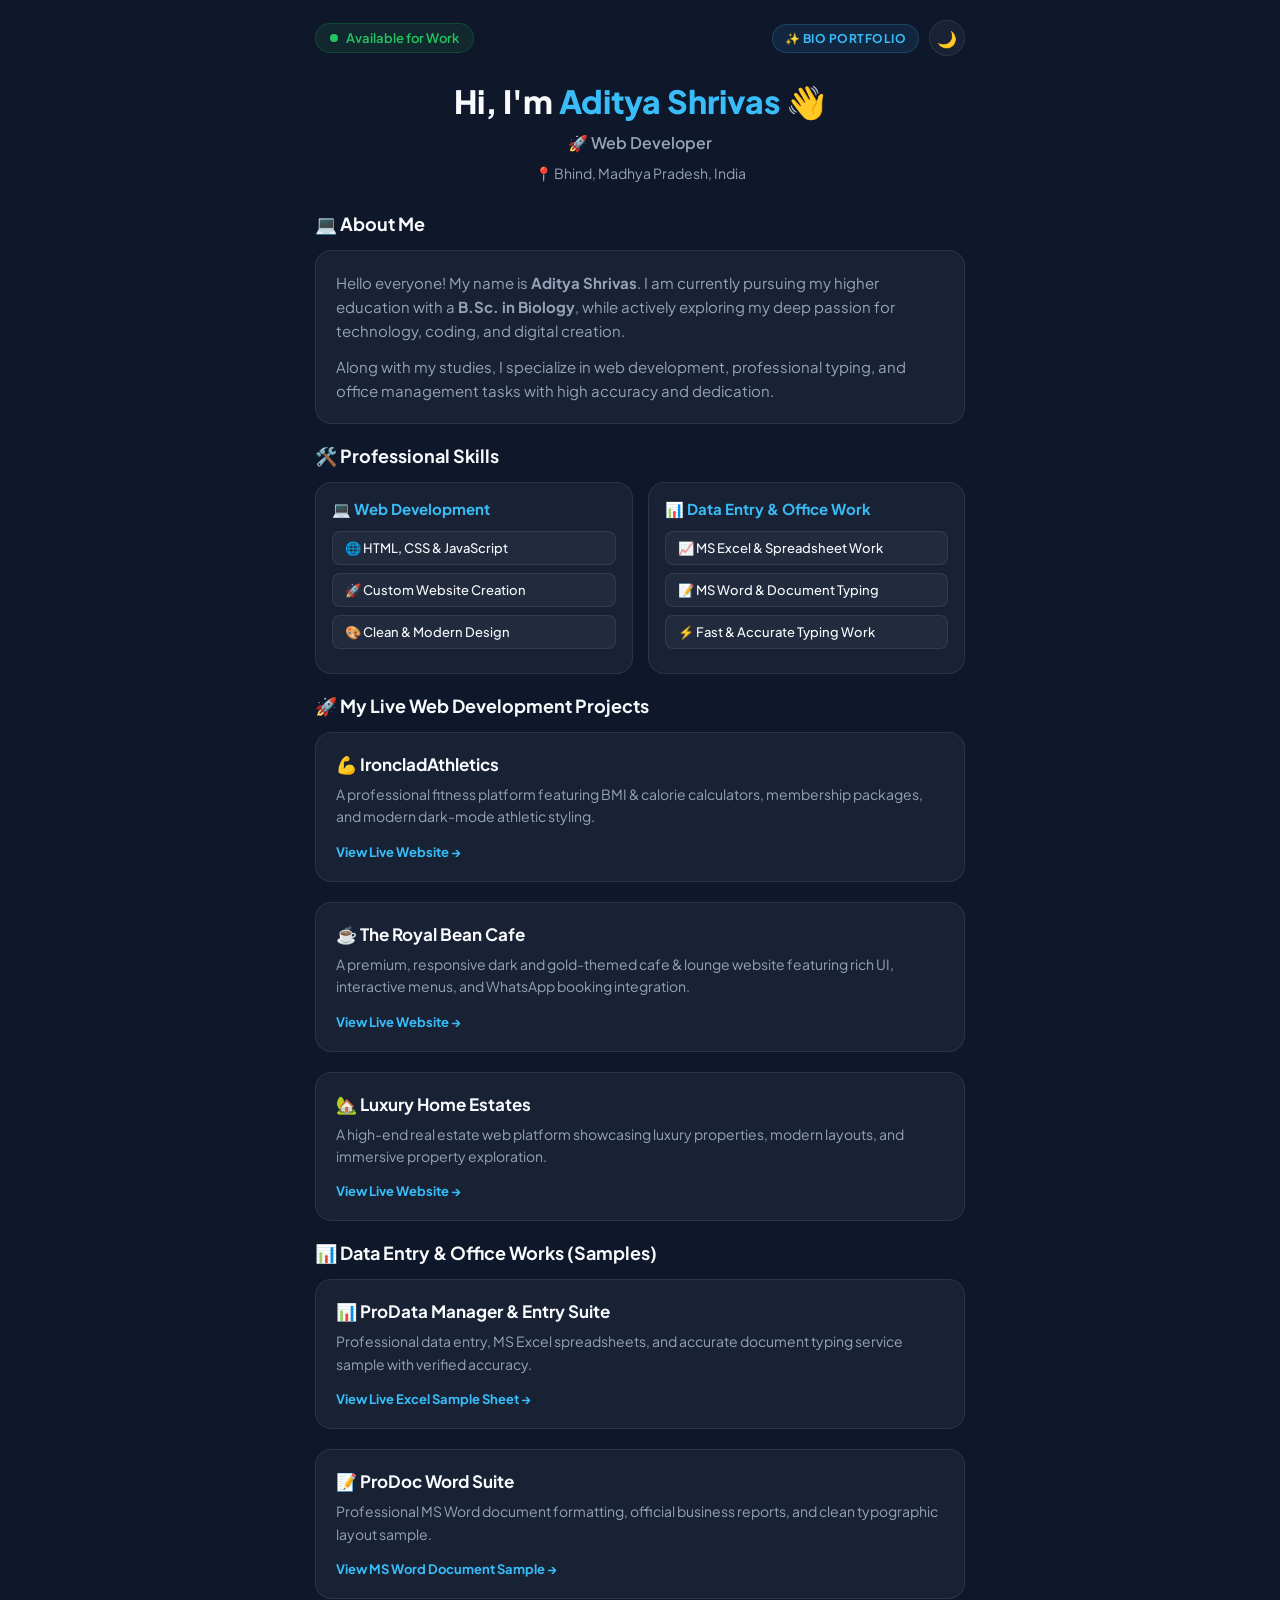
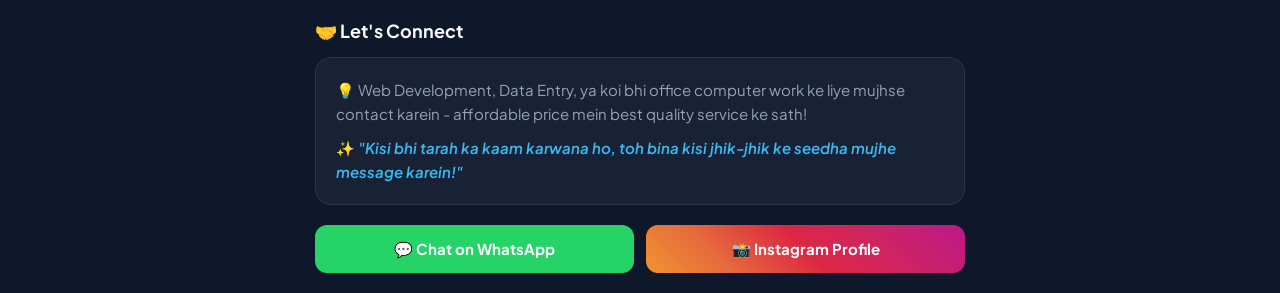
<file: MyCoding/index.html>
<!DOCTYPE html>
<html lang="en" data-theme="dark">
<head>
    <meta charset="UTF-8">
    <meta name="viewport" content="width=device-width, initial-scale=1.0">
    <title>Aditya Shrivas | Elite Web Developer & Bio Portfolio</title>
    <!-- Google Fonts -->
    <link href="https://fonts.googleapis.com/css2?family=Plus+Jakarta+Sans:wght@300;400;500;600;700;800&display=swap" rel="stylesheet">
    <!-- Link External CSS -->
    <link rel="stylesheet" href="style.css">
</head>
<body>

    <main class="portfolio-container">
        
        <div class="status-header reveal-on-scroll">
            <div class="live-badge">
                <div class="pulse-dot"></div>
                Available for Work
            </div>
            <div class="header-controls">
                <div class="portfolio-badge">✨ BIO PORTFOLIO</div>
                <button class="theme-toggle-btn" id="themeToggleBtn" onclick="toggleTheme()">🌙</button>
            </div>
        </div>

        <section class="hero-section reveal-on-scroll">
            <h1>Hi, I'm <span class="highlight-name">Aditya Shrivas</span> <span class="wave-emoji">👋</span></h1>
            <div class="subtitle" id="typingEffect"></div>
            <div class="location-tag">
                📍 Bhind, Madhya Pradesh, India
            </div>
        </section>

        <section class="about-section">
            <h2 class="reveal-on-scroll">💻 About Me</h2>
            
            <div class="custom-card reveal-on-scroll">
                <p>
                    Hello everyone! My name is <strong>Aditya Shrivas</strong>. I am currently pursuing my higher education with a <strong>B.Sc. in Biology</strong>, while actively exploring my deep passion for technology, coding, and digital creation.
                </p>
                <p style="margin-top: 12px;">
                    Along with my studies, I specialize in web development, professional typing, and office management tasks with high accuracy and dedication.
                </p>
            </div>
        </section>

        <!-- DUAL COLUMN PROFESSIONAL SKILLS SECTION -->
        <section class="skills-section">
            <h2 class="reveal-on-scroll">🛠️ Professional Skills</h2>

            <div class="skills-container-grid">
                <!-- Left Side: Web Development Skills -->
                <div class="skill-category-box reveal-on-scroll">
                    <h3>💻 Web Development</h3>
                    <div class="category-skill-item">🌐 HTML, CSS & JavaScript</div>
                    <div class="category-skill-item">🚀 Custom Website Creation</div>
                    <div class="category-skill-item">🎨 Clean & Modern Design</div>
                </div>

                <!-- Right Side: Data Entry & Office Skills -->
                <div class="skill-category-box reveal-on-scroll">
                    <h3>📊 Data Entry & Office Work</h3>
                    <div class="category-skill-item">📈 MS Excel & Spreadsheet Work</div>
                    <div class="category-skill-item">📝 MS Word & Document Typing</div>
                    <div class="category-skill-item">⚡ Fast & Accurate Typing Work</div>
                </div>
            </div>
        </section>

        <!-- SEPARATE SECTION 1: WEB DEVELOPMENT PROJECTS -->
        <section class="projects-section">
            <h2 class="reveal-on-scroll">🚀 My Live Web Development Projects</h2>

            <!-- Project 1 -->
            <div class="custom-card project-card reveal-on-scroll" onclick="openWebModal('💪 IroncladAthletics', 'A professional fitness platform featuring BMI & calorie calculators, membership packages, and modern dark-mode athletic styling.', 'https://ironclad-gym-bhopal.netlify.app')">
                <h3>💪 IroncladAthletics</h3>
                <p>A professional fitness platform featuring BMI & calorie calculators, membership packages, and modern dark-mode athletic styling.</p>
                <span class="project-link">View Live Website &rarr;</span>
            </div>

            <!-- Project 2 -->
            <div class="custom-card project-card reveal-on-scroll" onclick="openWebModal('☕ The Royal Bean Cafe', 'A premium, responsive dark and gold-themed cafe & lounge website featuring rich UI, interactive menus, and WhatsApp booking integration.', 'https://royal-bean-cafe.vercel.app')">
                <h3>☕ The Royal Bean Cafe</h3>
                <p>A premium, responsive dark and gold-themed cafe & lounge website featuring rich UI, interactive menus, and WhatsApp booking integration.</p>
                <span class="project-link">View Live Website &rarr;</span>
            </div>

            <!-- Project 3 -->
            <div class="custom-card project-card reveal-on-scroll" onclick="openWebModal('🏡 Luxury Home Estates', 'A high-end real estate web platform showcasing luxury properties, modern layouts, and immersive property exploration.', 'https://luxuryhome-estates-five.vercel.app')">
                <h3>🏡 Luxury Home Estates</h3>
                <p>A high-end real estate web platform showcasing luxury properties, modern layouts, and immersive property exploration.</p>
                <span class="project-link">View Live Website &rarr;</span>
            </div>
        </section>

        <!-- SEPARATE SECTION 2: DATA ENTRY & OFFICE WORKS -->
        <section class="projects-section">
            <h2 class="reveal-on-scroll">📊 Data Entry & Office Works (Samples)</h2>

            <!-- Data Entry Project Sample -->
            <div class="custom-card project-card reveal-on-scroll" onclick="openDataEntryModal()">
                <h3>📊 ProData Manager & Entry Suite</h3>
                <p>Professional data entry, MS Excel spreadsheets, and accurate document typing service sample with verified accuracy.</p>
                <span class="project-link">View Live Excel Sample Sheet &rarr;</span>
            </div>

            <!-- MS Word Project Sample -->
            <div class="custom-card project-card reveal-on-scroll" onclick="openWordModal()">
                <h3>📝 ProDoc Word Suite</h3>
                <p>Professional MS Word document formatting, official business reports, and clean typographic layout sample.</p>
                <span class="project-link">View MS Word Document Sample &rarr;</span>
            </div>
        </section>

        <section class="connect-section">
            <h2 class="reveal-on-scroll">🤝 Let's Connect</h2>

            <div class="custom-card reveal-on-scroll">
                <p>💡 Web Development, Data Entry, ya koi bhi office computer work ke liye mujhse contact karein - affordable price mein best quality service ke sath!</p>
                <p style="margin-top: 10px; color: var(--primary); font-weight: 600;">
                    ✨ <i>"Kisi bhi tarah ka kaam karwana ho, toh bina kisi jhik-jhik ke seedha mujhe message karein!"</i>
                </p>
            </div>

            <div class="action-buttons reveal-on-scroll">
                <a href="https://wa.me/919243266485" target="_blank" class="cta-btn whatsapp-btn">
                    💬 Chat on WhatsApp
                </a>
                <a href="https://instagram.com/mr_aadi_singh_.002" target="_blank" class="cta-btn instagram-btn">
                    📸 Instagram Profile
                </a>
            </div>
        </section>

    </main>

    <!-- Modal Popup Box -->
    <div class="modal" id="projectModal" onclick="closeModalOutside(event)">
        <div class="modal-content">
            <button class="close-btn" onclick="closeModal()">&times;</button>
            <div id="modalBodyContent">
                <!-- Dynamic Content Will Load Here -->
            </div>
        </div>
    </div>

    <!-- Link External JS -->
    <script src="script.js"></script>
</body>
</html>
</file>
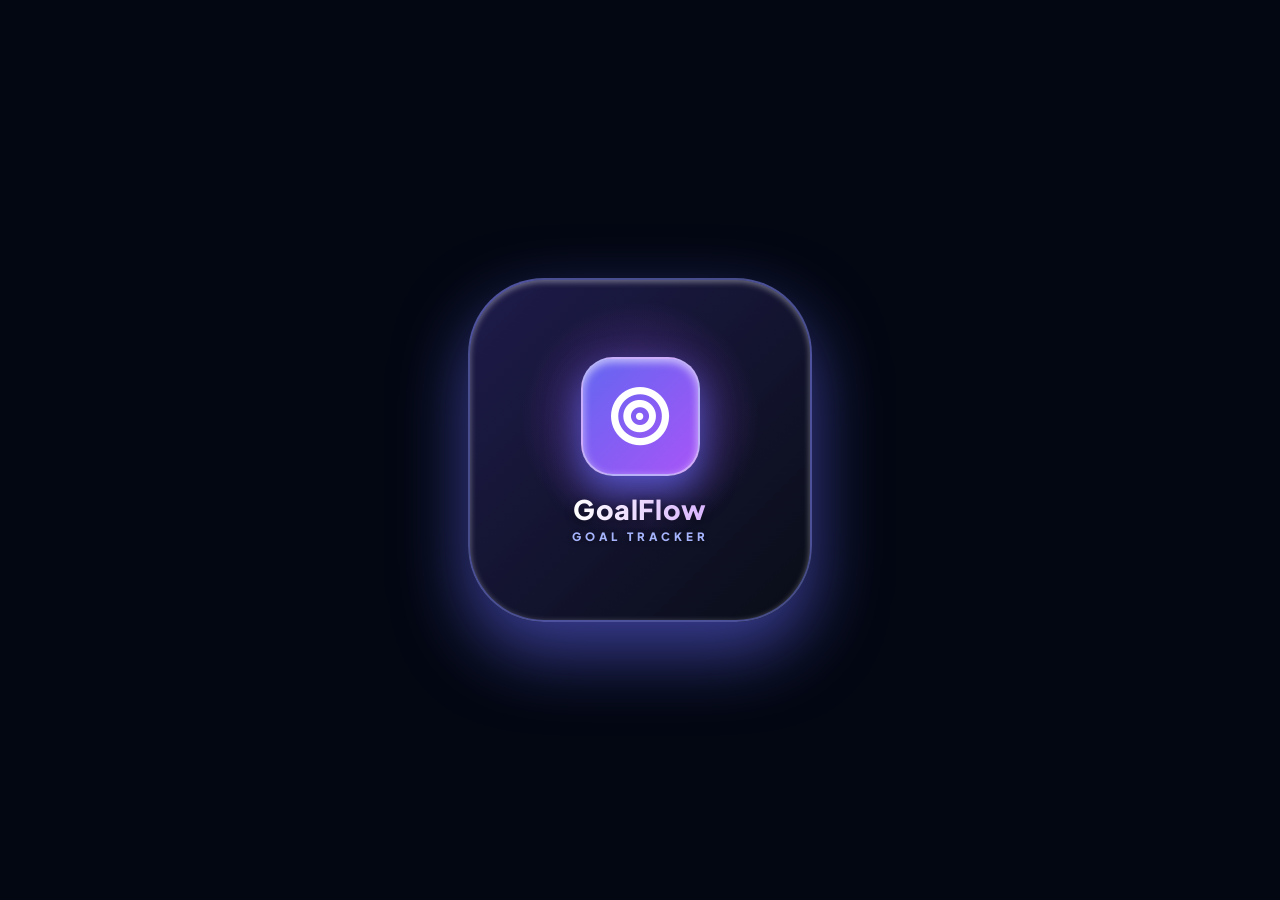
<file: MyCoding/logo.html>
<!DOCTYPE html>
<html lang="en">
<head>
    <meta charset="UTF-8">
    <meta name="viewport" content="width=device-width, initial-scale=1.0">
    <title>GoalFlow Pro - Ultimate Play Store Icon</title>
    <link rel="stylesheet" href="https://cdnjs.cloudflare.com/ajax/libs/font-awesome/6.4.0/css/all.min.css">
    <link href="https://fonts.googleapis.com/css2?family=Plus+Jakarta+Sans:wght@700;800;900&display=swap" rel="stylesheet">
    <style>
        body {
            background: #030712;
            display: flex;
            justify-content: center;
            align-items: center;
            height: 100vh;
            margin: 0;
        }
        /* Ultimate Play Store App Icon Container */
        .playstore-icon {
            width: 340px;
            height: 340px;
            background: linear-gradient(135deg, #1e1b4b 0%, #090d16 100%);
            border-radius: 76px;
            display: flex;
            flex-direction: column;
            justify-content: center;
            align-items: center;
            box-shadow: 0 30px 70px rgba(99, 102, 241, 0.6), inset 0 2px 6px rgba(255, 255, 255, 0.4);
            border: 2px solid rgba(129, 140, 248, 0.5);
            position: relative;
            overflow: hidden;
        }
        
        /* Vibrant background glow */
        .playstore-icon::before {
            content: '';
            position: absolute;
            width: 240px;
            height: 240px;
            background: radial-gradient(circle, rgba(168, 85, 247, 0.4) 0%, transparent 70%);
            top: 20px;
        }

        .icon-content {
            position: relative;
            z-index: 2;
            display: flex;
            flex-direction: column;
            align-items: center;
        }

        /* Large, prominent, stunning center box with Dart/Target Icon */
        .icon-symbol {
            width: 115px;
            height: 115px;
            background: linear-gradient(135deg, #6366f1 0%, #a855f7 100%);
            border-radius: 32px;
            display: flex;
            justify-content: center;
            align-items: center;
            font-size: 58px;
            color: #ffffff;
            box-shadow: 0 15px 35px rgba(99, 102, 241, 0.7), inset 0 3px 8px rgba(255, 255, 255, 0.6);
            border: 2.5px solid rgba(255, 255, 255, 0.5);
            margin-bottom: 16px;
        }

        .app-title {
            font-family: 'Plus Jakarta Sans', sans-serif;
            font-size: 27px;
            font-weight: 900;
            background: linear-gradient(to right, #ffffff, #d8b4fe);
            -webkit-background-clip: text;
            -webkit-text-fill-color: transparent;
            letter-spacing: 0.6px;
            margin-bottom: 3px;
            filter: drop-shadow(0 2px 4px rgba(0,0,0,0.5));
        }

        .app-tagline {
            font-family: 'Plus Jakarta Sans', sans-serif;
            font-size: 11.5px;
            font-weight: 800;
            color: #a5b4fc;
            letter-spacing: 4px;
            text-transform: uppercase;
            filter: drop-shadow(0 1px 2px rgba(0,0,0,0.5));
        }
    </style>
</head>
<body>

    <div class="playstore-icon">
        <div class="icon-content">
            <div class="icon-symbol">
                <!-- Bullseye with Dart Hit Icon -->
                <i class="fa-solid fa-bullseye"></i>
            </div>
            <div class="app-title">GoalFlow</div>
            <div class="app-tagline">Goal Tracker</div>
        </div>
    </div>

</body>
</html>
</file>
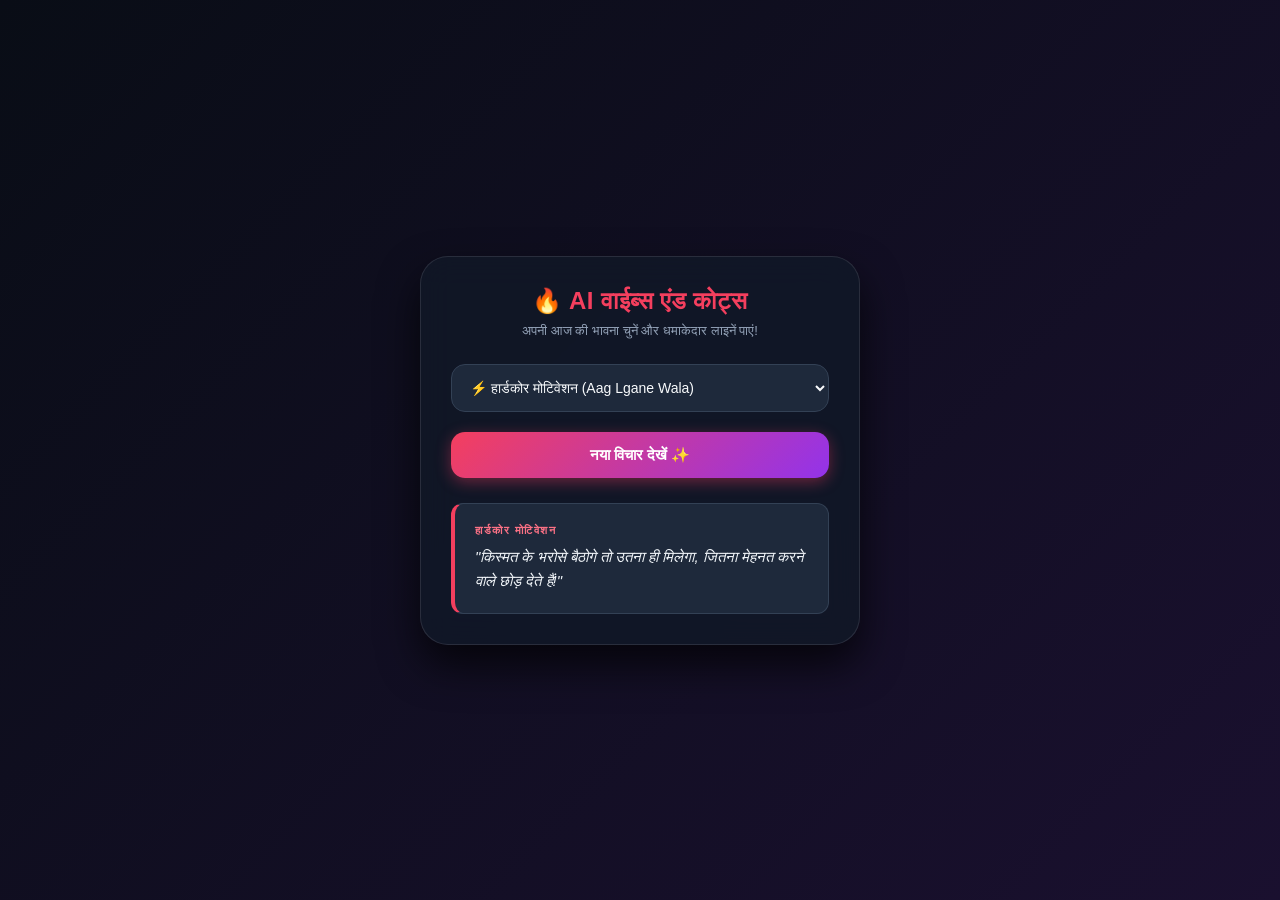
<file: MyCoding/mood.html>
<!DOCTYPE html>
<html lang="hi">
<head>
    <meta charset="UTF-8">
    <meta name="viewport" content="width=device-width, initial-scale=1.0">
    <title>AI मूड और पावरफुल कोट्स</title>
    <style>
        * {
            box-sizing: border-box;
            margin: 0;
            padding: 0;
            font-family: 'Segoe UI', Tahoma, Geneva, Verdana, sans-serif;
        }

        body {
            background: linear-gradient(135deg, #090d16, #1a102f);
            color: #ffffff;
            display: flex;
            justify-content: center;
            align-items: center;
            min-height: 100vh;
            padding: 20px;
        }

        .card {
            width: 100%;
            max-width: 440px;
            background: rgba(17, 24, 39, 0.85);
            backdrop-filter: blur(16px);
            border: 1px solid rgba(255, 255, 255, 0.1);
            border-radius: 28px;
            padding: 30px;
            text-align: center;
            box-shadow: 0 20px 40px rgba(0, 0, 0, 0.7);
        }

        h2 {
            color: #f43f5e;
            margin-bottom: 8px;
            font-size: 24px;
            letter-spacing: 0.5px;
        }

        p.subtitle {
            font-size: 13px;
            color: #94a3b8;
            margin-bottom: 25px;
        }

        .mood-selector {
            width: 100%;
            background: #1e293b;
            border: 1px solid #334155;
            color: #f8fafc;
            padding: 14px;
            border-radius: 14px;
            font-size: 14px;
            outline: none;
            margin-bottom: 20px;
            cursor: pointer;
            transition: 0.3s;
        }

        .mood-selector:focus {
            border-color: #f43f5e;
            box-shadow: 0 0 10px rgba(244, 63, 94, 0.3);
        }

        .generate-btn {
            background: linear-gradient(135deg, #f43f5e, #9333ea);
            border: none;
            width: 100%;
            padding: 14px;
            border-radius: 14px;
            color: white;
            font-size: 15px;
            font-weight: bold;
            cursor: pointer;
            transition: 0.3s;
            margin-bottom: 25px;
            box-shadow: 0 4px 15px rgba(244, 63, 94, 0.4);
        }

        .generate-btn:hover {
            opacity: 0.95;
            transform: translateY(-2px);
            box-shadow: 0 6px 20px rgba(244, 63, 94, 0.6);
        }

        .quote-box {
            background: #1e293b;
            border-left: 4px solid #f43f5e;
            padding: 20px;
            border-radius: 12px;
            text-align: left;
            position: relative;
            overflow: hidden;
            border-top: 1px solid #334155;
            border-right: 1px solid #334155;
            border-bottom: 1px solid #334155;
        }

        .quote-box h4 {
            font-size: 11px;
            color: #fb7185;
            margin-bottom: 8px;
            text-transform: uppercase;
            letter-spacing: 1.5px;
        }

        .quote-box p {
            font-size: 15px;
            color: #f1f5f9;
            line-height: 1.6;
            font-style: italic;
            transition: opacity 0.3s ease;
        }
    </style>
</head>
<body>

    <div class="card">
        <h2>🔥 AI वाईब्स एंड कोट्स</h2>
        <p class="subtitle">अपनी आज की भावना चुनें और धमाकेदार लाइनें पाएं!</p>

        <!-- New Updated Mood Dropdown -->
        <select class="mood-selector" id="moodSelect">
            <option value="hardcore">⚡ हार्डकोर मोटिवेशन (Aag Lgane Wala)</option>
            <option value="gym">💪 जिम और बल्किंग जोश (Gym & Bulking)</option>
            <option value="attitude">😎 स्वैग और एटीट्यूड (Attitude & Swag)</option>
            <option value="deep">🥀 अकेलापन और गहराई (Deep & Heartbreak)</option>
            <option value="success">👑 अमीर और सक्सेस माइंडसेट (Success Mindset)</option>
            <option value="happy">✨ चिल और पॉजिटिव मूड (Happy & Chill)</option>
        </select>

        <button class="generate-btn" id="getQuoteBtn">नया विचार देखें ✨</button>

        <!-- Quote Display Box -->
        <div class="quote-box" id="quoteBox">
            <h4 id="quoteCategory">हार्डकोर मोटिवेशन</h4>
            <p id="quoteText">"किस्मत के भरोसे बैठोगे तो उतना ही मिलेगा, जितना मेहनत करने वाले छोड़ देते हैं!"</p>
        </div>
    </div>

    <script>
        // Hat ke aur damdaar quotes ki database
        const quotesData = {
            hardcore: {
                title: "⚡ हार्डकोर मोटिवेशन",
                quotes: [
                    "किस्मत के भरोसे बैठोगे तो उतना ही मिलेगा, जितना मेहनत करने वाले छोड़ देते हैं!",
                    "वक्त अगर बुरा है तो मेहनत इतनी करो कि वक्त को भी बदलना पड़ जाए।",
                    "सफलता रातों-रात नहीं मिलती, उसके पीछे सालों की खामोश मेहनत होती है।",
                    "अगर लोग आपकी पीठ पीछे बातें करते हैं, तो समझ लो कि आप उनसे दो कदम आगे चल रहे हो!"
                ]
            },
            gym: {
                title: "💪 जिम और बल्किंग जोश",
                quotes: [
                    "शरीर दर्द से बनता है, बहाने बनाने से नहीं! आज का वर्कआउट मिस मत करना।",
                    "लोहा उठाने से कतराओगे, तो जिंदगी में वजन कैसे उठा पाओगे?",
                    "डाइट साफ, नीयत साफ और इरादा मजबूत... फिर देखना बॉडी कैसे बनती है!",
                    "थक गया हूँ तो क्या हुआ, रुकना मेरा काम नहीं है!"
                ]
            },
            attitude: {
                title: "😎 स्वैग और एटीट्यूड",
                quotes: [
                    "हम अपनी पहचान खुद बनाते हैं, किसी की परछाई बनकर जीना हमारी फितरत नहीं।",
                    "अंदाज़ कुछ अलग रखते हैं, तभी तो लोग हमें देखकर जलते हैं।",
                    "शेर जब शांत बैठे, तो उसे कमज़ोर समझने की भूल मत करना!",
                    "दूसरों की नज़रों में खुद को साबित करने से बेहतर है, खुद की नज़रों में उठो।"
                ]
            },
            deep: {
                title: "🥀 अकेलापन और गहराई",
                quotes: [
                    "अक्सर अकेले रास्ते ही आपको आपकी असली ताकत से मिलवाते हैं।",
                    "भीड़ में चलना आसान होता है, लेकिन अकेले चलने वाले इतिहास रचते हैं।",
                    "दर्द इंसान को तोड़ता नहीं है, बल्कि अंदर से फौलाद बना देता है।",
                    "जो अपना था ही नहीं, उसके जाने का गम कैसा?"
                ]
            },
            success: {
                title: "👑 सक्सेस माइंडसेट",
                quotes: [
                    "सोच बड़ी रखो, रास्ते अपने आप बनते चले जाएंगे।",
                    "पैसे के पीछे भागोगे तो थक जाओगे, काबिल बनो पैसा तुम्हारे पीछे भागेगा।",
                    "सफल लोग काम अलग तरीके से नहीं करते, वे हर काम को अलग शिद्दत से करते हैं।",
                    "जो रिस्क लेना नहीं जानते, वे जिंदगीभर दूसरों के अंडर काम करते हैं।"
                ]
            },
            happy: {
                title: "✨ चिल और पॉजिटिव मूड",
                quotes: [
                    "मुस्कुराना सबसे बड़ी ताकत है, दुनिया की हर मुश्किल इसके आगे छोटी है!",
                    "आज का दिन बहुत खूबसूरत है, इसे फालतू की टेंशन में बर्बाद मत करो।",
                    "खुश रहना ही सबसे बड़ा रिवेंज है उन लोगों के लिए जो तुम्हें उदाس देखना चाहते हैं।"
                ]
            }
        };

        const moodSelect = document.getElementById('moodSelect');
        const getQuoteBtn = document.getElementById('getQuoteBtn');
        const quoteText = document.getElementById('quoteText');
        const quoteCategory = document.getElementById('quoteCategory');

        getQuoteBtn.addEventListener('click', () => {
            const selectedKey = moodSelect.value;
            const categoryData = quotesData[selectedKey];
            
            // Category ka naam update karna
            quoteCategory.innerText = categoryData.title;

            // Random quote select karna
            const quotesArray = categoryData.quotes;
            const randomIndex = Math.floor(Math.random() * quotesArray.length);
            
            // Thoda smooth fade effect dene ke liye opacity 0 karke wapas lana
            quoteText.style.opacity = '0';
            setTimeout(() => {
                quoteText.innerText = `"${quotesArray[randomIndex]}"`;
                quoteText.style.opacity = '1';
            }, 150);
        });
    </script>
</body>
</html>
</file>
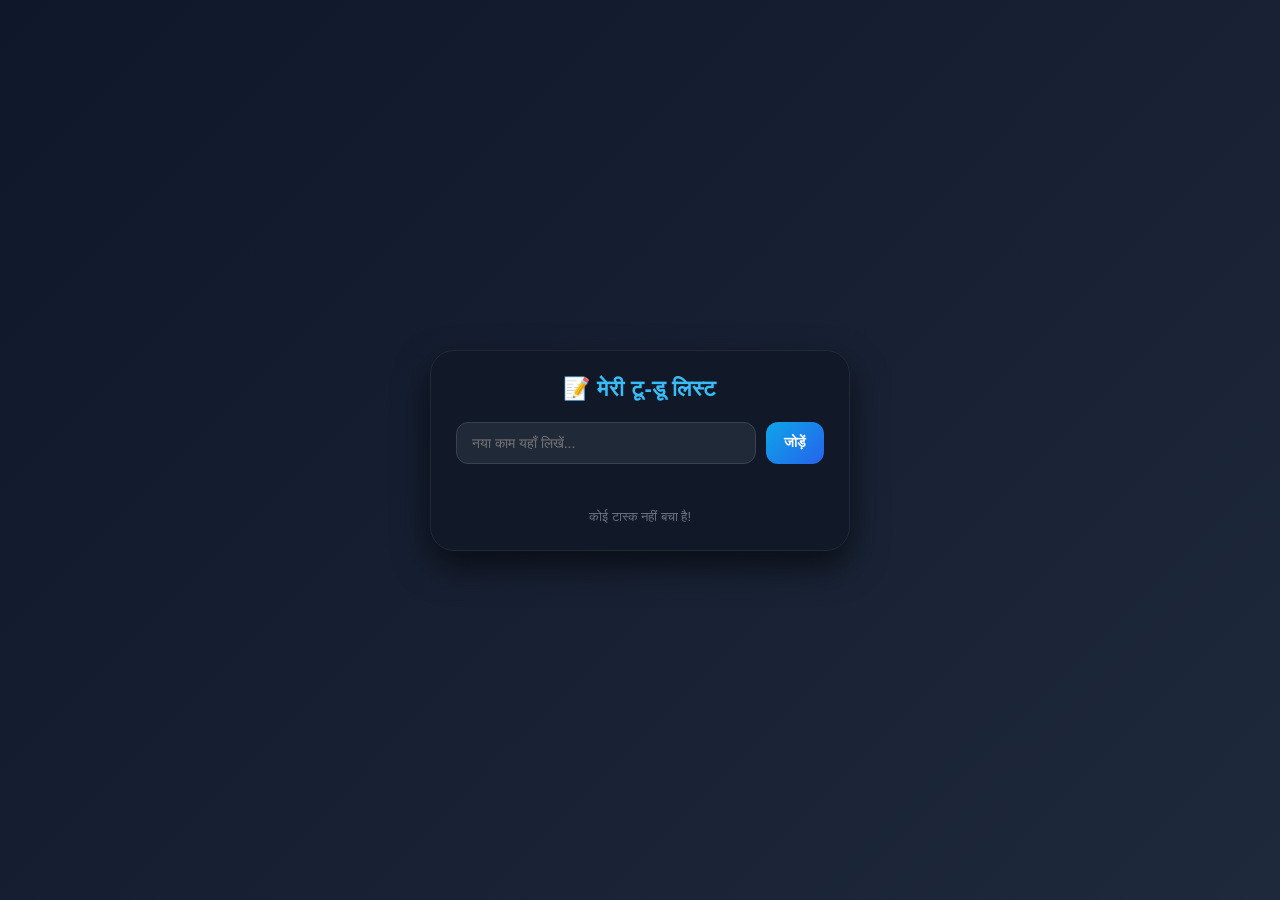
<file: MyCoding/todo.html>
<!DOCTYPE html>
<html lang="hi">
<head>
    <meta charset="UTF-8">
    <meta name="viewport" content="width=device-width, initial-scale=1.0">
    <title>मेरी टू-डू लिस्ट (To-Do List App)</title>
    <style>
        * {
            box-sizing: border-box;
            margin: 0;
            padding: 0;
            font-family: 'Segoe UI', Tahoma, Geneva, Verdana, sans-serif;
        }

        body {
            background: linear-gradient(135deg, #0f172a, #1e293b);
            color: #ffffff;
            display: flex;
            justify-content: center;
            align-items: center;
            min-height: 100vh;
            padding: 20px;
        }

        .container {
            width: 100%;
            max-width: 420px;
            background: #111827;
            border-radius: 24px;
            border: 1px solid #1f2937;
            box-shadow: 0 15px 35px rgba(0, 0, 0, 0.6);
            padding: 25px;
        }

        h2 {
            text-align: center;
            color: #38bdf8;
            margin-bottom: 20px;
            font-size: 22px;
            letter-spacing: 0.5px;
        }

        /* Input Box Area */
        .input-section {
            display: flex;
            gap: 10px;
            margin-bottom: 25px;
        }

        input[type="text"] {
            flex: 1;
            background: #1f2937;
            border: 1px solid #374151;
            padding: 12px 15px;
            border-radius: 12px;
            color: white;
            font-size: 14px;
            outline: none;
            transition: 0.3s;
        }

        input[type="text"]:focus {
            border-color: #38bdf8;
            box-shadow: 0 0 8px rgba(56, 189, 248, 0.3);
        }

        button.add-btn {
            background: linear-gradient(135deg, #0ea5e9, #2563eb);
            border: none;
            padding: 0 18px;
            border-radius: 12px;
            color: white;
            font-weight: bold;
            font-size: 14px;
            cursor: pointer;
            transition: 0.3s;
        }

        button.add-btn:hover {
            opacity: 0.9;
            transform: scale(1.05);
        }

        /* Task List Area */
        ul.task-list {
            list-style: none;
            max-height: 320px;
            overflow-y: auto;
            padding-right: 5px;
        }

        /* Scrollbar Styling */
        ul.task-list::-webkit-scrollbar {
            width: 5px;
        }
        ul.task-list::-webkit-scrollbar-thumb {
            background: #374151;
            border-radius: 10px;
        }

        li.task-item {
            background: #1f2937;
            border: 1px solid #374151;
            padding: 12px 15px;
            border-radius: 12px;
            display: flex;
            justify-content: space-between;
            align-items: center;
            margin-bottom: 12px;
            transition: 0.2s;
        }

        li.task-item:hover {
            border-color: #4b5563;
        }

        .task-text {
            font-size: 14px;
            color: #f3f4f6;
            cursor: pointer;
            word-break: break-all;
            flex: 1;
            margin-right: 10px;
        }

        /* Completed Task Style */
        li.task-item.completed .task-text {
            text-decoration: line-through;
            color: #9ca3af;
        }

        .delete-btn {
            background: #ef4444;
            border: none;
            color: white;
            padding: 6px 10px;
            border-radius: 8px;
            font-size: 12px;
            cursor: pointer;
            transition: 0.2s;
        }

        .delete-btn:hover {
            background: #dc2626;
        }

        .empty-msg {
            text-align: center;
            color: #6b7280;
            font-size: 13px;
            margin-top: 20px;
        }
    </style>
</head>
<body>

    <div class="container">
        <h2>📝 मेरी टू-डू लिस्ट</h2>

        <div class="input-section">
            <input type="text" id="taskInput" placeholder="नया काम यहाँ लिखें...">
            <button class="add-btn" id="addTaskBtn">जोड़ें</button>
        </div>

        <ul class="task-list" id="taskList">
            </ul>
        <p class="empty-msg" id="emptyMsg">कोई टास्क नहीं बचा है!</p>
    </div>

    <script>
        const taskInput = document.getElementById('taskInput');
        const addTaskBtn = document.getElementById('addTaskBtn');
        const taskList = document.getElementById('taskList');
        const emptyMsg = document.getElementById('emptyMsg');

        // फंक्शन: चेक करें कि लिस्ट खाली है या नहीं
        function checkEmpty() {
            if (taskList.children.length === 0) {
                emptyMsg.style.display = 'block';
            } else {
                emptyMsg.style.display = 'none';
            }
        }

        // टास्क जोड़ने का मुख्य फंक्शन
        function addTask() {
            const taskTextVal = taskInput.value.trim();
            
            if (taskTextVal === '') {
                alert('कृपया पहले कुछ लिखें!');
                return;
            }

            // नया <li> एलिमेंट बनाना
            const li = document.createElement('li');
            li.className = 'task-item';

            // टास्क का टेक्स्ट
            const span = document.createElement('span');
            span.className = 'task-text';
            span.innerText = taskTextVal;

            // टेक्स्ट पर क्लिक करने से काम पूरा (Completed) हो जाएगा
            span.addEventListener('click', () => {
                li.classList.toggle('completed');
            });

            // डिलीट बटन बनाना
            const deleteBtn = document.createElement('button');
            deleteBtn.className = 'delete-btn';
            deleteBtn.innerText = 'हटाएं';

            // डिलीट बटन पर क्लिक करने से टास्क डिलीट हो जाएगा
            deleteBtn.addEventListener('click', () => {
                li.remove();
                checkEmpty();
            });

            // सबको एक साथ जोड़ना
            li.appendChild(span);
            li.appendChild(deleteBtn);
            taskList.appendChild(li);

            // इनपुट बॉक्स को साफ़ करना
            taskInput.value = '';
            checkEmpty();
        }

        // बटन क्लिक करने पर
        addTaskBtn.addEventListener('click', addTask);

        // कीबोर्ड का 'Enter' बटन दबाने पर भी टास्क जुड़ जाए
        taskInput.addEventListener('keypress', (e) => {
            if (e.key === 'Enter') {
                addTask();
            }
        });

        // शुरुआत में चेक करना
        checkEmpty();
    </script>
</body>
</html>
</file>
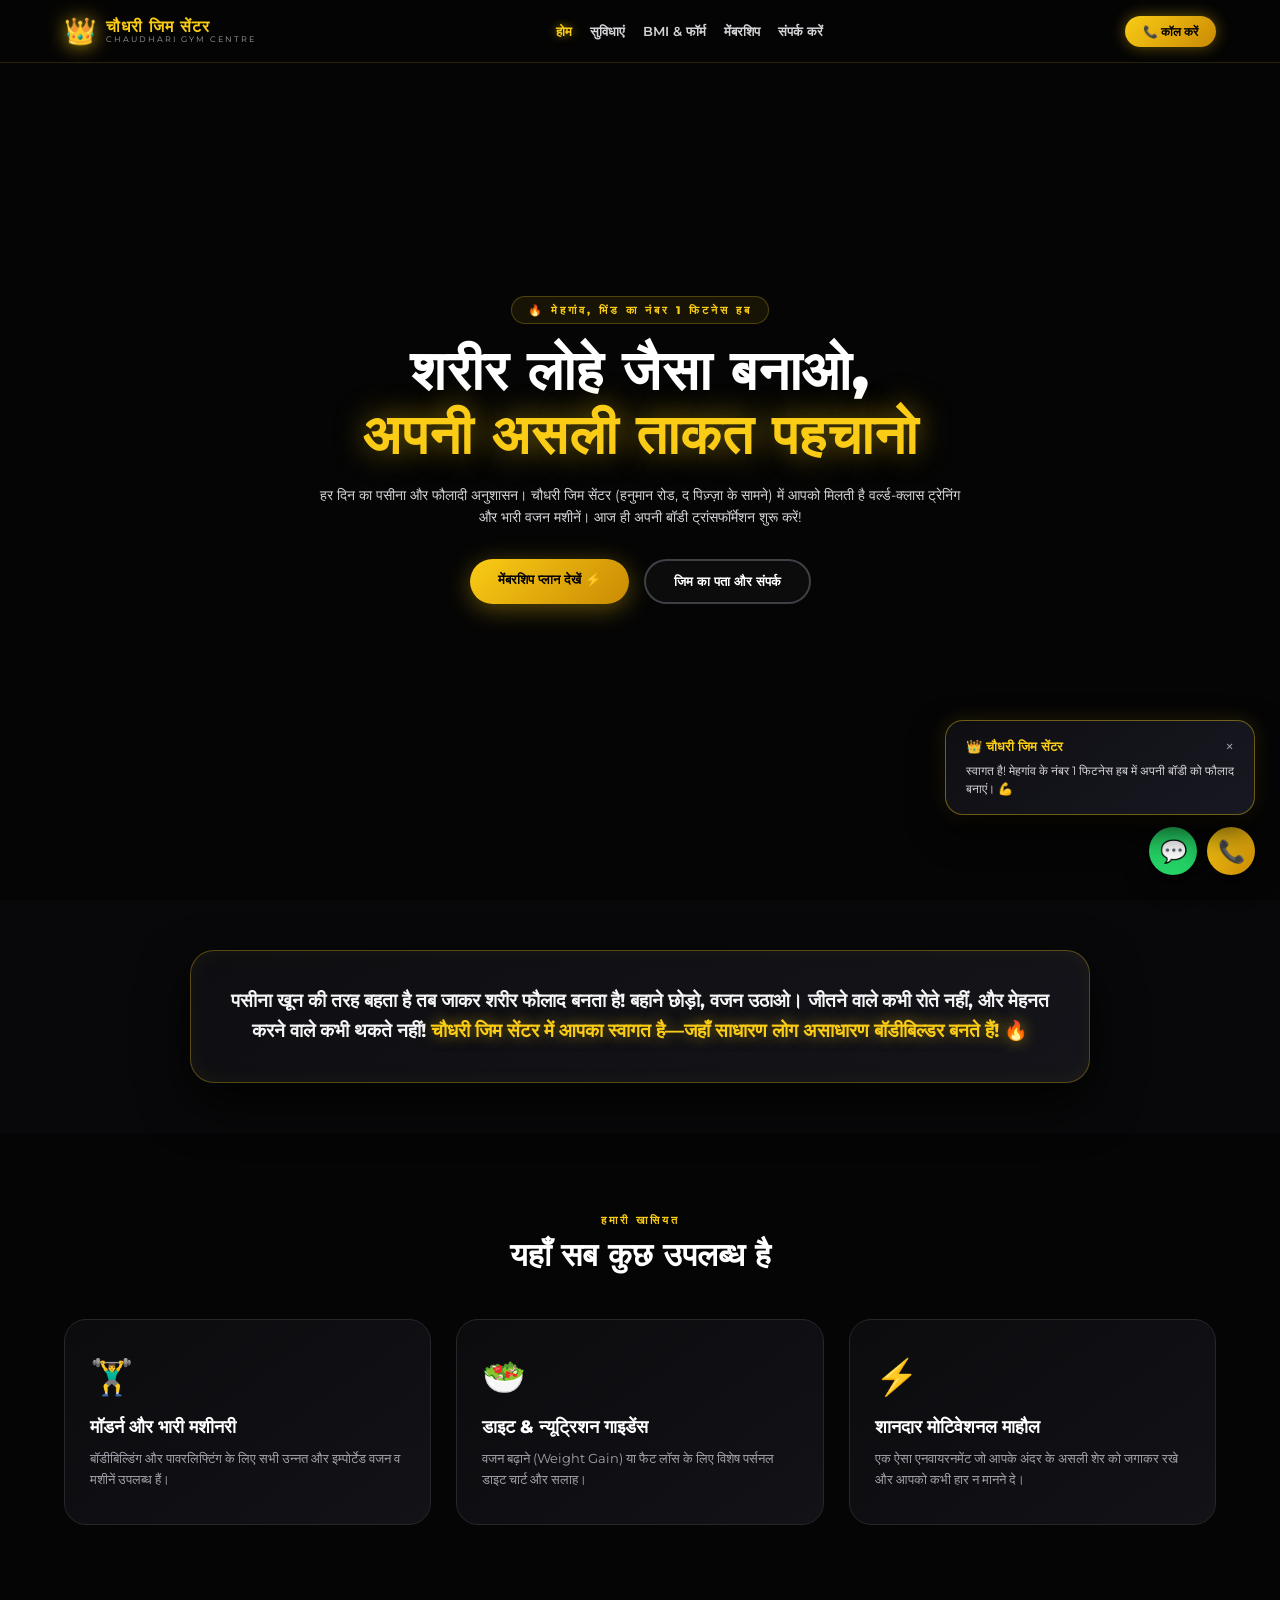
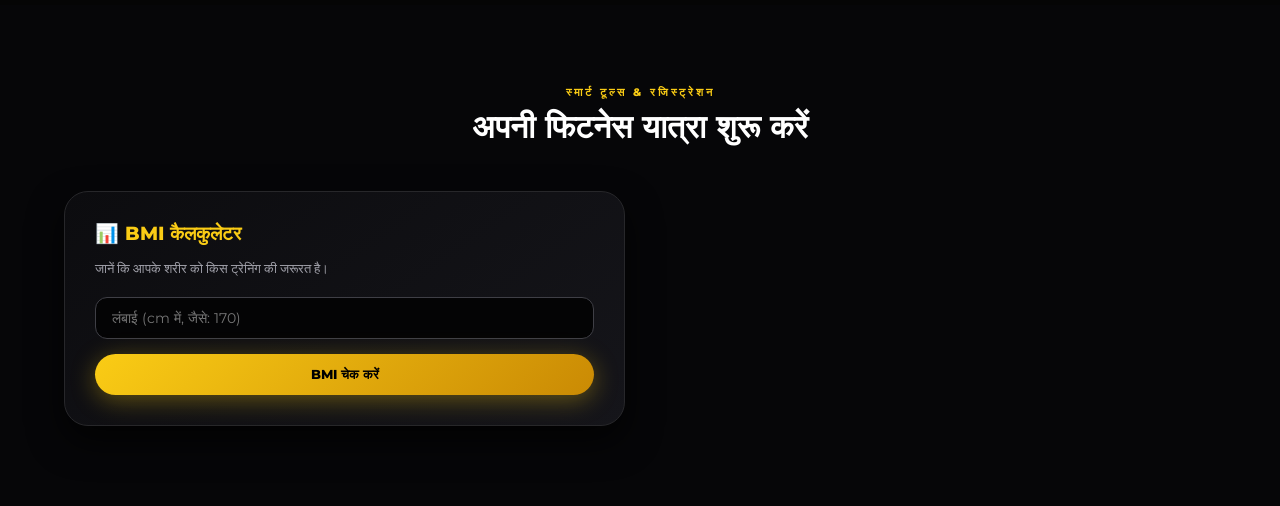
<file: MyCoding/vip.html>
<!DOCTYPE html>
<html lang="hi">
<head>
    <meta charset="UTF-8">
    <meta name="viewport" content="width=device-width, initial-scale=1.0">
    <title>Chaudhari Gym Centre | Mehgaon, Bhind</title>
    <style>
        @import url('https://fonts.googleapis.com/css2?family=Montserrat:wght@400;600;800;900&display=swap');

        * {
            box-sizing: border-box;
            margin: 0;
            padding: 0;
            font-family: 'Montserrat', sans-serif;
            scroll-behavior: smooth;
        }

        body {
            background-color: #050505;
            color: #ffffff;
            overflow-x: hidden;
        }

        /* ================= CORNER WELCOME & FLOATING CHAT WIDGET ================= */
        .corner-welcome-widget {
            position: fixed;
            bottom: 25px;
            right: 25px;
            z-index: 9999;
            display: flex;
            flex-direction: column;
            gap: 12px;
            align-items: flex-end;
        }

        .welcome-badge-box {
            background: linear-gradient(145deg, #0e0e12, #181822);
            border: 1px solid rgba(250, 204, 21, 0.4);
            border-radius: 18px;
            padding: 16px 20px;
            max-width: 310px;
            box-shadow: 0 15px 35px rgba(0,0,0,0.8), 0 0 20px rgba(250, 204, 21, 0.15);
            position: relative;
            animation: slideUp 0.6s ease-out;
        }

        .welcome-badge-header {
            display: flex;
            align-items: center;
            justify-content: space-between;
            margin-bottom: 6px;
        }

        .welcome-badge-title {
            font-size: 13px;
            font-weight: 900;
            color: #facc15;
            text-transform: uppercase;
            display: flex;
            align-items: center;
            gap: 6px;
        }

        .close-badge {
            background: none;
            border: none;
            color: #a1a1aa;
            font-size: 16px;
            cursor: pointer;
            transition: 0.2s;
        }

        .close-badge:hover {
            color: #fff;
        }

        .welcome-badge-box p {
            font-size: 12px;
            color: #d4d4d8;
            line-height: 1.5;
        }

        /* Floating WhatsApp & Call Action Buttons */
        .floating-actions {
            display: flex;
            gap: 10px;
        }

        .float-btn {
            display: flex;
            align-items: center;
            justify-content: center;
            width: 48px;
            height: 48px;
            border-radius: 50%;
            text-decoration: none;
            box-shadow: 0 8px 25px rgba(0,0,0,0.6);
            transition: 0.3s;
            font-size: 22px;
        }

        .whatsapp-float {
            background: #25d366;
            color: #fff;
            animation: pulse-wa 2s infinite;
        }

        .whatsapp-float:hover {
            transform: scale(1.1);
            background: #22bf5b;
        }

        .call-float {
            background: linear-gradient(135deg, #facc15, #ca8a04);
            color: #000;
            animation: pulse-call 2s infinite;
        }

        .call-float:hover {
            transform: scale(1.1);
        }

        @keyframes slideUp {
            from { transform: translateY(50px); opacity: 0; }
            to { transform: translateY(0); opacity: 1; }
        }

        @keyframes pulse-wa {
            0% { box-shadow: 0 0 0 0 rgba(37, 211, 102, 0.5); }
            70% { box-shadow: 0 0 0 12px rgba(37, 211, 102, 0); }
            100% { box-shadow: 0 0 0 0 rgba(37, 211, 102, 0); }
        }

        @keyframes pulse-call {
            0% { box-shadow: 0 0 0 0 rgba(250, 204, 21, 0.5); }
            70% { box-shadow: 0 0 0 12px rgba(250, 204, 21, 0); }
            100% { box-shadow: 0 0 0 0 rgba(250, 204, 21, 0); }
        }

        /* Glass Navbar */
        header {
            position: fixed;
            top: 0;
            left: 0;
            width: 100%;
            background: rgba(5, 5, 5, 0.85);
            backdrop-filter: blur(12px);
            display: flex;
            justify-content: space-between;
            align-items: center;
            padding: 15px 5%;
            z-index: 1000;
            border-bottom: 1px solid rgba(250, 204, 21, 0.15);
        }

        .logo-box {
            display: flex;
            align-items: center;
            gap: 10px;
        }

        .logo-icon {
            font-size: 26px;
            filter: drop-shadow(0 0 10px rgba(250, 204, 21, 0.8));
        }

        .logo {
            font-size: 16px;
            font-weight: 900;
            color: #facc15;
            letter-spacing: 1px;
            text-transform: uppercase;
            line-height: 1.1;
        }

        .logo span {
            display: block;
            font-size: 7.5px;
            color: #a1a1aa;
            letter-spacing: 2px;
            font-weight: 400;
        }

        nav {
            display: flex;
            align-items: center;
        }

        nav a {
            color: #d4d4d8;
            text-decoration: none;
            margin-left: 18px;
            font-size: 13px;
            font-weight: 600;
            transition: 0.3s;
        }

        nav a:hover, nav a.active {
            color: #facc15;
            text-shadow: 0 0 10px rgba(250, 204, 21, 0.6);
        }

        .join-header-btn {
            background: linear-gradient(135deg, #facc15, #ca8a04);
            color: #000;
            padding: 8px 18px;
            border-radius: 30px;
            font-weight: 800;
            text-decoration: none;
            margin-left: 20px;
            box-shadow: 0 0 15px rgba(250, 204, 21, 0.4);
            transition: 0.3s;
            font-size: 12px;
        }

        .join-header-btn:hover {
            transform: scale(1.05);
        }

        /* Hero Section */
        .hero {
            height: 100vh;
            background: linear-gradient(to bottom, rgba(5,5,5,0.6), rgba(5,5,5,0.95)), url('https://images.unsplash.com/photo-1534438327276-14e5300c3a48?auto=format&fit=crop&w=1920&q=80') no-repeat center center/cover;
            display: flex;
            flex-direction: column;
            justify-content: center;
            align-items: center;
            text-align: center;
            padding: 0 20px;
        }

        .hero h5 {
            color: #facc15;
            letter-spacing: 3px;
            font-size: 11px;
            text-transform: uppercase;
            margin-bottom: 15px;
            font-weight: 800;
            background: rgba(250, 204, 21, 0.08);
            padding: 6px 16px;
            border-radius: 20px;
            border: 1px solid rgba(250, 204, 21, 0.25);
        }

        .hero h1 {
            font-size: clamp(30px, 5vw, 55px);
            font-weight: 900;
            line-height: 1.15;
            margin-bottom: 18px;
            text-transform: uppercase;
            letter-spacing: 1px;
        }

        .hero h1 span {
            color: #facc15;
            text-shadow: 0 0 30px rgba(250, 204, 21, 0.5);
        }

        .hero p {
            font-size: 14px;
            color: #d4d4d8;
            max-width: 650px;
            margin-bottom: 30px;
            line-height: 1.6;
        }

        .hero-btns {
            display: flex;
            gap: 15px;
            flex-wrap: wrap;
            justify-content: center;
        }

        .btn-primary {
            background: linear-gradient(135deg, #facc15, #ca8a04);
            color: #000;
            padding: 12px 28px;
            border-radius: 30px;
            font-weight: 800;
            text-decoration: none;
            box-shadow: 0 5px 25px rgba(250, 204, 21, 0.35);
            transition: 0.3s;
            display: inline-block;
            border: none;
            cursor: pointer;
            font-size: 13px;
        }

        .btn-outline {
            background: rgba(255, 255, 255, 0.03);
            color: #fff;
            border: 2px solid #3f3f46;
            padding: 12px 28px;
            border-radius: 30px;
            font-weight: 800;
            text-decoration: none;
            transition: 0.3s;
            display: inline-block;
            font-size: 13px;
            backdrop-filter: blur(5px);
        }

        .btn-primary:hover { transform: translateY(-3px); box-shadow: 0 8px 30px rgba(250, 204, 21, 0.6); }
        .btn-outline:hover { border-color: #facc15; color: #facc15; background: rgba(250, 204, 21, 0.05); }

        /* Motivational Speech Box */
        .quote-section {
            padding: 50px 5%;
            background: #08080a;
            text-align: center;
        }

        .quote-card-unique {
            background: linear-gradient(145deg, #0e0e12, #14141a);
            border: 1px solid rgba(250, 204, 21, 0.3);
            border-radius: 24px;
            padding: 35px 25px;
            max-width: 900px;
            margin: 0 auto;
            box-shadow: 0 20px 50px rgba(0,0,0,0.8), inset 0 0 20px rgba(250, 204, 21, 0.05);
            position: relative;
        }

        .quote-card-unique p {
            font-size: clamp(15px, 2vw, 19px);
            font-weight: 700;
            line-height: 1.6;
            color: #f4f4f5;
        }

        .quote-card-unique span {
            color: #facc15;
            text-shadow: 0 0 15px rgba(250, 204, 21, 0.5);
        }

        /* Sections */
        .section {
            padding: 80px 5%;
        }

        .section-title {
            text-align: center;
            margin-bottom: 45px;
        }

        .section-title h5 {
            color: #facc15;
            font-size: 11px;
            letter-spacing: 3px;
            text-transform: uppercase;
            margin-bottom: 8px;
            font-weight: 800;
        }

        .section-title h2 {
            font-size: clamp(24px, 3vw, 32px);
            font-weight: 900;
            text-transform: uppercase;
        }

        /* Features Cards */
        .features-grid {
            display: grid;
            grid-template-columns: repeat(3, 1fr);
            gap: 25px;
        }

        .feature-card {
            background: linear-gradient(145deg, #0c0c0f, #121217);
            border: 1px solid #27272a;
            padding: 35px 25px;
            border-radius: 22px;
            transition: 0.4s;
        }

        .feature-card:hover {
            border-color: #facc15;
            transform: translateY(-8px);
            box-shadow: 0 15px 35px rgba(0,0,0,0.9), 0 0 20px rgba(250, 204, 21, 0.1);
        }

        .feature-card .icon { font-size: 35px; margin-bottom: 18px; }
        .feature-card h3 { font-size: 18px; margin-bottom: 10px; color: #fff; font-weight: 800; }
        .feature-card p { color: #a1a1aa; font-size: 13px; line-height: 1.6; }

        /* Grid for Tools & Form */
        .grid-2 {
            display: grid;
            grid-template-columns: repeat(2, 1fr);
            gap: 30px;
        }

        .box-container {
            background: linear-gradient(145deg, #0c0c0f, #15151a);
            border: 1px solid #27272a;
            border-radius: 24px;
            padding: 30px;
            box-shadow: 0 15px 35px rgba(0,0,0,0.7);
        }

        .box-container h3 { font-size: 19px; margin-bottom: 15px; color: #facc15; font-weight: 800; }

        .form-group { margin-bottom: 15px; }

        .form-group input, .form-group select {
            width: 100%;
            background: #040405;
            border: 1px solid #3f3f46;
            color: #fff;
            padding: 12px 16px;
            border-radius: 12px;
            font-size: 13.5px;
            outline: none;
            transition: 0.3s;
        }

        .form-group input:focus, .form-group select:focus {
            border-color: #facc15;
            box-shadow: 0 0 12px rgba(250, 204, 21, 0.25);
        }

        /* Pricing Cards */
        .pricing-grid {
            display: grid;
            grid-template-columns: repeat(3, 1fr);
            gap: 25px;
        }

        .price-card {
            background: linear-gradient(145deg, #0c0c0f, #14141a);
            border: 1px solid #27272a;
            border-radius: 24px;
            padding: 35px 25px;
            text-align: center;
            position: relative;
            transition: 0.4s;
        }

        .price-card.popular {
            border-color: #facc15;
            background: linear-gradient(180deg, #121217 0%, #211b09 100%);
            box-shadow: 0 0 40px rgba(250, 204, 21, 0.15);
            transform: scale(1.03);
        }

        .popular-badge {
            position: absolute;
            top: -14px;
            left: 50%;
            transform: translateX(-50%);
            background: #facc15;
            color: #000;
            padding: 4px 14px;
            font-size: 10.5px;
            font-weight: 900;
            border-radius: 20px;
            text-transform: uppercase;
        }

        .price-card h3 { font-size: 19px; margin-bottom: 10px; font-weight: 800; }
        .price-card .price { font-size: 34px; font-weight: 900; color: #facc15; margin-bottom: 20px; text-shadow: 0 0 15px rgba(250, 204, 21, 0.3); }
        .price-card ul { list-style: none; margin-bottom: 25px; text-align: left; }
        .price-card ul li { margin-bottom: 10px; color: #d4d4d8; font-size: 13px; }
        .price-card ul li::before { content: "✓ "; color: #facc15; font-weight: 900; }

        /* Contact Section */
        .contact-box {
            background: linear-gradient(135deg, #0e0e13, #181822);
            border: 1px solid rgba(250, 204, 21, 0.4);
            border-radius: 26px;
            padding: 45px 25px;
            text-align: center;
            max-width: 850px;
            margin: 0 auto;
            box-shadow: 0 20px 50px rgba(0,0,0,0.9);
        }

        .contact-box h2 { color: #facc15; margin-bottom: 15px; font-size: 24px; font-weight: 900; }
        .contact-box p { color: #d4d4d8; font-size: 14px; line-height: 1.7; margin-bottom: 25px; }

        .contact-number {
            font-size: 24px;
            font-weight: 900;
            color: #fff;
            background: #040405;
            padding: 12px 30px;
            border-radius: 50px;
            display: inline-block;
            border: 2px dashed #facc15;
            text-decoration: none;
            letter-spacing: 2px;
            transition: 0.3s;
        }

        .contact-number:hover { background: #facc15; color: #000; }

        /* Footer */
        footer {
            background: #020203;
            padding: 30px 5%;
            text-align: center;
            border-top: 1px solid #1f1f23;
            color: #71717a;
            font-size: 12.5px;
        }
        footer span { color: #facc15; }

        /* ================= RESPONSIVE DESIGN FOR MOBILE ================= */
        @media(max-width: 900px) {
            nav { display: none; }
            .features-grid, .grid-2, .pricing-grid {
                grid-template-columns: 1fr;
            }
            .price-card.popular {
                transform: none;
            }
            .hero h1 {
                font-size: 34px;
            }
        }
    </style>
</head>
<body>

    <!-- Corner Welcome & Floating Chat Widget (Bottom-Right) -->
    <div class="corner-welcome-widget">
        <div class="welcome-badge-box" id="welcomeBadge">
            <div class="welcome-badge-header">
                <div class="welcome-badge-title">👑 चौधरी जिम सेंटर</div>
                <button class="close-badge" onclick="closeWelcomeBadge()" title="बंद करें">&times;</button>
            </div>
            <p>स्वागत है! मेहगांव के नंबर 1 फिटनेस हब में अपनी बॉडी को फौलाद बनाएं। 💪</p>
        </div>
        
        <div class="floating-actions">
            <!-- WhatsApp Direct Chat Button -->
            <a href="https://wa.me/919669009426?text=नमस्ते,%20मुझे%20चौधरी%20जिम%20सेंटर%20की%20मेंबरशिप%20के%20बारे%20में%20जानकारी%20चाहिए।" target="_blank" class="float-btn whatsapp-float" title="WhatsApp पर चैट करें">
                💬
            </a>
            <!-- Direct Call Button -->
            <a href="tel:9669009426" class="float-btn call-float" title="कॉल करें">
                📞
            </a>
        </div>
    </div>

    <!-- Header -->
    <header>
        <div class="logo-box">
            <div class="logo-icon">👑</div>
            <div class="logo">
                चौधरी जिम सेंटर
                <span>CHAUDHARI GYM CENTRE</span>
            </div>
        </div>
        <nav>
            <a href="#home" class="active">होम</a>
            <a href="#features">सुविधाएं</a>
            <a href="#tools">BMI & फॉर्म</a>
            <a href="#pricing">मेंबरशिप</a>
            <a href="#contact">संपर्क करें</a>
        </nav>
        <a href="#contact" class="join-header-btn">📞 कॉल करें</a>
    </header>

    <!-- Hero Section -->
    <section class="hero" id="home">
        <h5>🔥 मेहगांव, भिंड का नंबर 1 फिटनेस हब</h5>
        <h1>शरीर लोहे जैसा बनाओ,<br><span>अपनी असली ताकत पहचानो</span></h1>
        <p>हर दिन का पसीना और फौलादी अनुशासन। चौधरी जिम सेंटर (हनुमान रोड, द पिज़्ज़ा के सामने) में आपको मिलती है वर्ल्ड-क्लास ट्रेनिंग और भारी वजन मशीनें। आज ही अपनी बॉडी ट्रांसफॉर्मेशन शुरू करें!</p>
        <div class="hero-btns">
            <a href="#pricing" class="btn-primary">मेंबरशिप प्लान देखें ⚡</a>
            <a href="#contact" class="btn-outline">जिम का पता और संपर्क</a>
        </div>
    </section>

    <!-- Motivational Speech Box -->
    <section class="quote-section">
        <div class="quote-card-unique">
            <p>पसीना खून की तरह बहता है तब जाकर शरीर फौलाद बनता है! बहाने छोड़ो, वजन उठाओ। जीतने वाले कभी रोते नहीं, और मेहनत करने वाले कभी थकते नहीं! <span>चौधरी जिम सेंटर में आपका स्वागत है—जहाँ साधारण लोग असाधारण बॉडीबिल्डर बनते हैं! 🔥</span></p>
        </div>
    </section>

    <!-- Features Section -->
    <section class="section" id="features">
        <div class="section-title">
            <h5>हमारी खासियत</h5>
            <h2>यहाँ सब कुछ उपलब्ध है</h2>
        </div>
        <div class="features-grid">
            <div class="feature-card">
                <div class="icon">🏋️‍♂️</div>
                <h3>मॉडर्न और भारी मशीनरी</h3>
                <p>बॉडीबिल्डिंग और पावरलिफ्टिंग के लिए सभी उन्नत और इम्पोर्टेड वजन व मशीनें उपलब्ध हैं।</p>
            </div>
            <div class="feature-card">
                <div class="icon">🥗</div>
                <h3>डाइट & न्यूट्रिशन गाइडेंस</h3>
                <p>वजन बढ़ाने (Weight Gain) या फैट लॉस के लिए विशेष पर्सनल डाइट चार्ट और सलाह।</p>
            </div>
            <div class="feature-card">
                <div class="icon">⚡</div>
                <h3>शानदार मोटिवेशनल माहौल</h3>
                <p>एक ऐसा एनवायरनमेंट जो आपके अंदर के असली शेर को जगाकर रखे और आपको कभी हार न मानने दे।</p>
            </div>
        </div>
    </section>

    <!-- BMI Calculator & Form Section -->
    <section class="section" id="tools" style="background: #060608;">
        <div class="section-title">
            <h5>स्मार्ट टूल्स & रजिस्ट्रेशन</h5>
            <h2>अपनी फिटनेस यात्रा शुरू करें</h2>
        </div>
        <div class="grid-2">
            <!-- BMI Calculator Box -->
            <div class="box-container">
                <h3>📊 BMI कैलकुलेटर</h3>
                <p style="color: #a1a1aa; font-size: 13px; margin-bottom: 20px;">जानें कि आपके शरीर को किस ट्रेनिंग की जरूरत है।</p>
                <div class="form-group">
                </div>
                <div class="form-group">
                    <input type="number" id="height" placeholder="लंबाई (cm में, जैसे: 170)">
                </div>
                <button class="btn-primary" onclick="calculateBMI()" style="width: 100%;">BMI चेक करें</button>
</file>
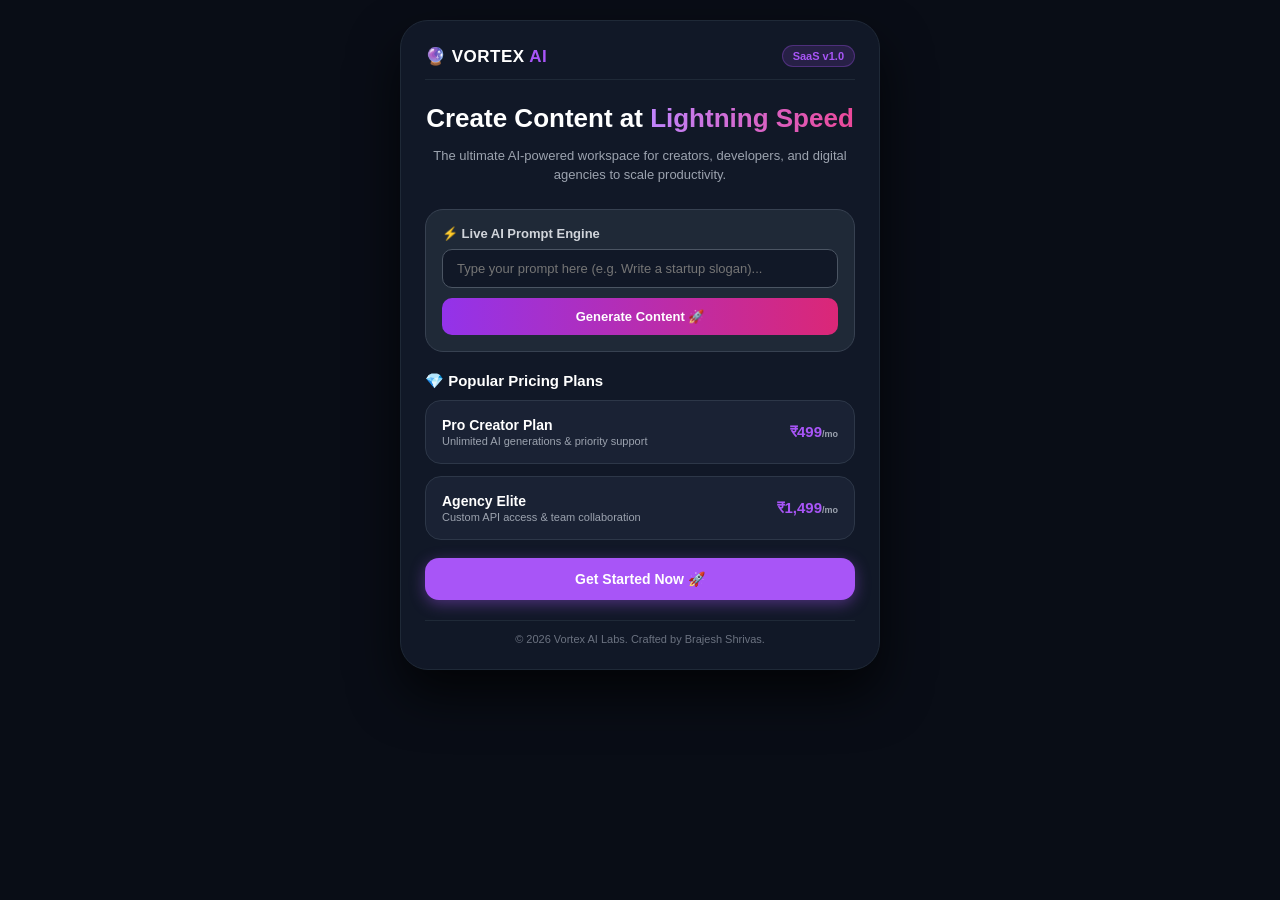
<file: MyCoding/vortex.html>
<!DOCTYPE html>
<html lang="hi">
<head>
    <meta charset="UTF-8">
    <meta name="viewport" content="width=device-width, initial-scale=1.0">
    <title>Vortex AI | Smart SaaS Platform</title>
    <style>
        * {
            box-sizing: border-box;
            margin: 0;
            padding: 0;
            font-family: 'Segoe UI', Tahoma, Geneva, Verdana, sans-serif;
        }
        body {
            background-color: #090d16;
            color: #f1f5f9;
            display: flex;
            justify-content: center;
            padding: 20px;
        }
        .container {
            width: 100%;
            max-width: 480px;
            background: #111827;
            border: 1px solid #1f2937;
            border-radius: 28px;
            padding: 24px;
            box-shadow: 0 25px 50px rgba(0,0,0,0.7);
        }
        /* Top Navigation */
        .top-nav {
            display: flex;
            justify-content: space-between;
            align-items: center;
            margin-bottom: 22px;
            border-bottom: 1px solid #1f2937;
            padding-bottom: 12px;
        }
        .logo {
            font-size: 17px;
            font-weight: 800;
            color: #ffffff;
            letter-spacing: 0.5px;
        }
        .logo span {
            color: #a855f7;
        }
        .live-badge {
            background: rgba(168, 85, 247, 0.15);
            color: #a855f7;
            padding: 4px 10px;
            border-radius: 20px;
            font-size: 11px;
            font-weight: 600;
            border: 1px solid rgba(168, 85, 247, 0.3);
        }
        /* Hero Section */
        .hero {
            text-align: center;
            margin-bottom: 24px;
        }
        .hero h1 {
            font-size: 26px;
            font-weight: 800;
            line-height: 1.3;
            margin-bottom: 10px;
            color: #ffffff;
        }
        .hero h1 span {
            background: linear-gradient(90deg, #c084fc, #ec4899);
            -webkit-background-clip: text;
            -webkit-text-fill-color: transparent;
        }
        .hero p {
            font-size: 13px;
            color: #9ca3af;
            line-height: 1.5;
        }
        /* Interactive Box / Feature Preview */
        .interactive-box {
            background: #1f2937;
            border: 1px solid #374151;
            padding: 16px;
            border-radius: 18px;
            margin-bottom: 20px;
        }
        .box-title {
            font-size: 13px;
            font-weight: 600;
            color: #d1d5db;
            margin-bottom: 8px;
        }
        /* Real Working Input Field */
        .real-input {
            width: 100%;
            background: #111827;
            border: 1px solid #4b5563;
            padding: 11px 14px;
            border-radius: 10px;
            font-size: 13px;
            color: #ffffff;
            margin-bottom: 10px;
            outline: none;
        }
        .real-input:focus {
            border-color: #a855f7;
        }
        .generate-btn {
            background: linear-gradient(90deg, #9333ea, #db2777);
            color: #ffffff;
            width: 100%;
            padding: 11px;
            border-radius: 10px;
            border: none;
            font-weight: 600;
            font-size: 13px;
            cursor: pointer;
            transition: opacity 0.2s;
        }
        .generate-btn:hover {
            opacity: 0.9;
        }
        /* Output Box */
        .output-box {
            margin-top: 12px;
            background: #0b0f19;
            border: 1px solid #2d3748;
            padding: 12px;
            border-radius: 10px;
            font-size: 12px;
            color: #34d399;
            display: none;
            line-height: 1.4;
        }
        /* Pricing / Plans Section */
        .section-title {
            font-size: 15px;
            font-weight: 700;
            color: #ffffff;
            margin: 20px 0 10px 0;
        }
        .pricing-card {
            background: #1a2234;
            border: 1px solid #2d3748;
            padding: 16px;
            border-radius: 16px;
            margin-bottom: 12px;
            display: flex;
            justify-content: space-between;
            align-items: center;
        }
        .plan-name {
            font-size: 14px;
            font-weight: 700;
            color: #ffffff;
            margin-bottom: 2px;
        }
        .plan-desc {
            font-size: 11px;
            color: #9ca3af;
        }
        .plan-price {
            text-align: right;
        }
        .amount {
            font-size: 15px;
            font-weight: 800;
            color: #a855f7;
        }
        /* CTA Button */
        .cta-btn {
            display: block;
            width: 100%;
            padding: 13px;
            border-radius: 14px;
            text-align: center;
            font-weight: 600;
            text-decoration: none;
            margin-top: 18px;
            font-size: 14px;
            background: #a855f7;
            color: #ffffff;
            box-shadow: 0 4px 15px rgba(168, 85, 247, 0.4);
            border: none;
        }
        .cta-btn:hover {
            opacity: 0.9;
        }
        /* Footer */
        .footer {
            text-align: center;
            font-size: 11px;
            color: #6b7280;
            margin-top: 20px;
            border-top: 1px solid #1f2937;
            padding-top: 12px;
        }
    </style>
</head>
<body>

    <div class="container">
        <!-- Top Navigation -->
        <div class="top-nav">
            <div class="logo">🔮 VORTEX <span>AI</span></div>
            <div class="live-badge">SaaS v1.0</div>
        </div>

        <!-- Hero Section -->
        <div class="hero">
            <h1>Create Content at <span>Lightning Speed</span></h1>
            <p>The ultimate AI-powered workspace for creators, developers, and digital agencies to scale productivity.</p>
        </div>

        <!-- Interactive Feature Simulation (Now Fully Activated) -->
        <div class="interactive-box">
            <div class="box-title">⚡ Live AI Prompt Engine</div>
            <input type="text" id="userPrompt" class="real-input" placeholder="Type your prompt here (e.g. Write a startup slogan)...">
            <button class="generate-btn" onclick="generateAIContent()">Generate Content 🚀</button>
            <div id="aiOutput" class="output-box"></div>
        </div>

        <!-- Pricing Plans -->
        <div class="section-title">💎 Popular Pricing Plans</div>
        
        <div class="pricing-card">
            <div>
                <div class="plan-name">Pro Creator Plan</div>
                <div class="plan-desc">Unlimited AI generations & priority support</div>
            </div>
            <div class="plan-price">
                <div class="amount">₹499<span style="font-size:9px; color:#9ca3af">/mo</span></div>
            </div>
        </div>

        <div class="pricing-card">
            <div>
                <div class="plan-name">Agency Elite</div>
                <div class="plan-desc">Custom API access & team collaboration</div>
            </div>
            <div class="plan-price">
                <div class="amount">₹1,499<span style="font-size:9px; color:#9ca3af">/mo</span></div>
            </div>
        </div>

        <!-- Main Action -->
        <a href="https://wa.me/919243266485?text=Hi,%20I%20want%20to%20subscribe%20to%20Vortex%20AI%20Plan" class="cta-btn" target="_blank">Get Started Now 🚀</a>

        <!-- Footer -->
        <div class="footer">
            © 2026 Vortex AI Labs. Crafted by Brajesh Shrivas.
        </div>
    </div>

    <script>
        function generateAIContent() {
            const promptInput = document.getElementById('userPrompt').value.trim();
            const outputBox = document.getElementById('aiOutput');

            if(promptInput === "") {
                outputBox.style.display = "block";
                outputBox.style.color = "#f87171";
                outputBox.innerHTML = "⚠️ Please type a prompt first!";
                return;
            }

            outputBox.style.display = "block";
            outputBox.style.color = "#34d399";
            outputBox.innerHTML = "⏳ Generating AI response for: <i>'" + promptInput + "'</i>...";

            setTimeout(() => {
                outputBox.innerHTML = "✨ <b>AI Result:</b> Successfully generated high-impact content for your request. Ready to scale your business!";
            }, 1000);
        }
    </script>

</body>
</html>
</file>
<file: MyCoding/style.css>
:root {
    --bg-color: #0f172a;
    --card-bg: rgba(30, 41, 59, 0.7);
    --text-color: #f8fafc;
    --text-muted: #94a3b8;
    --primary: #38bdf8;
    --border-color: rgba(255, 255, 255, 0.08);
}

[data-theme="light"] {
    --bg-color: #f8fafc;
    --card-bg: rgba(255, 255, 255, 0.9);
    --text-color: #0f172a;
    --text-muted: #64748b;
    --primary: #0284c7;
    --border-color: rgba(0, 0, 0, 0.08);
}

* {
    margin: 0;
    padding: 0;
    box-sizing: border-box;
    font-family: 'Plus Jakarta Sans', sans-serif;
}

body {
    background-color: var(--bg-color);
    color: var(--text-color);
    min-height: 100vh;
    display: flex;
    justify-content: center;
    align-items: center;
    padding: 20px;
    transition: background 0.3s ease, color 0.3s ease;
}

.portfolio-container {
    width: 100%;
    max-width: 650px;
    margin: 0 auto;
}

/* Scroll Animation */
.reveal-on-scroll {
    opacity: 0;
    transform: translateY(20px);
    transition: opacity 0.6s ease-out, transform 0.6s ease-out;
}

.reveal-on-scroll.revealed {
    opacity: 1;
    transform: translateY(0);
}

/* Status Header */
.status-header {
    display: flex;
    justify-content: space-between;
    align-items: center;
    margin-bottom: 25px;
}

.live-badge {
    display: inline-flex;
    align-items: center;
    gap: 8px;
    background: rgba(34, 197, 94, 0.1);
    color: #22c55e;
    padding: 6px 14px;
    border-radius: 20px;
    font-size: 13px;
    font-weight: 600;
    border: 1px solid rgba(34, 197, 94, 0.2);
}

.pulse-dot {
    width: 8px;
    height: 8px;
    background-color: #22c55e;
    border-radius: 50%;
    box-shadow: 0 0 0 0 rgba(34, 197, 94, 0.7);
    animation: pulse 1.5s infinite;
}

@keyframes pulse {
    0% { transform: scale(0.95); box-shadow: 0 0 0 0 rgba(34, 197, 94, 0.7); }
    70% { transform: scale(1); box-shadow: 0 0 0 6px rgba(34, 197, 94, 0); }
    100% { transform: scale(0.95); box-shadow: 0 0 0 0 rgba(34, 197, 94, 0); }
}

.header-controls {
    display: flex;
    gap: 10px;
    align-items: center;
}

.portfolio-badge {
    background: rgba(56, 189, 248, 0.1);
    color: var(--primary);
    padding: 6px 12px;
    border-radius: 20px;
    font-size: 12px;
    font-weight: 700;
    letter-spacing: 0.5px;
    border: 1px solid rgba(56, 189, 248, 0.2);
}

.theme-toggle-btn {
    background: var(--card-bg);
    border: 1px solid var(--border-color);
    color: var(--text-color);
    width: 36px;
    height: 36px;
    border-radius: 50%;
    cursor: pointer;
    display: flex;
    justify-content: center;
    align-items: center;
    font-size: 16px;
    transition: transform 0.2s;
}

.theme-toggle-btn:hover {
    transform: scale(1.1);
}

/* Hero Section */
.hero-section {
    text-align: center;
    margin-bottom: 30px;
}

.hero-section h1 {
    font-size: 32px;
    font-weight: 800;
    margin-bottom: 10px;
}

.highlight-name {
    color: var(--primary);
}

.wave-emoji {
    display: inline-block;
    animation: wave 1.8s infinite;
    transform-origin: 70% 70%;
}

@keyframes wave {
    0% { transform: rotate(0deg); }
    10% { transform: rotate(14deg); }
    20% { transform: rotate(-8deg); }
    30% { transform: rotate(14deg); }
    40% { transform: rotate(-4deg); }
    50% { transform: rotate(10deg); }
    60% { transform: rotate(0deg); }
    100% { transform: rotate(0deg); }
}

.subtitle {
    font-size: 16px;
    color: var(--text-muted);
    font-weight: 600;
    min-height: 24px;
    margin-bottom: 8px;
}

.location-tag {
    font-size: 14px;
    color: var(--text-muted);
}

/* Cards & Sections */
h2 {
    font-size: 18px;
    font-weight: 700;
    margin-bottom: 15px;
    display: flex;
    align-items: center;
    gap: 8px;
}

.custom-card {
    background: var(--card-bg);
    border: 1px solid var(--border-color);
    padding: 20px;
    border-radius: 16px;
    margin-bottom: 20px;
    backdrop-filter: blur(10px);
}

.custom-card p {
    font-size: 15px;
    line-height: 1.6;
    color: var(--text-muted);
}

/* Dual Column Skills Layout */
.skills-container-grid {
    display: grid;
    grid-template-columns: 1fr 1fr;
    gap: 15px;
    margin-bottom: 20px;
}

.skill-category-box {
    background: var(--card-bg);
    border: 1px solid var(--border-color);
    padding: 16px;
    border-radius: 16px;
    backdrop-filter: blur(10px);
}

.skill-category-box h3 {
    font-size: 15px;
    margin-bottom: 12px;
    color: var(--primary);
    display: flex;
    align-items: center;
    gap: 6px;
}

.category-skill-item {
    background: rgba(255, 255, 255, 0.04);
    padding: 8px 12px;
    border-radius: 8px;
    margin-bottom: 8px;
    font-size: 13px;
    font-weight: 500;
    display: flex;
    align-items: center;
    gap: 8px;
    transition: all 0.3s ease;
    border: 1px solid var(--border-color);
}

.category-skill-item:hover {
    background: rgba(56, 189, 248, 0.1);
    transform: translateY(-2px);
    border-color: rgba(56, 189, 248, 0.3);
}

@media (max-width: 600px) {
    .skills-container-grid {
        grid-template-columns: 1fr;
    }
}

/* Project Cards */
.project-card {
    cursor: pointer;
    transition: transform 0.3s ease, border-color 0.3s ease;
}

.project-card:hover {
    transform: translateY(-4px);
    border-color: var(--primary);
}

.project-card h3 {
    font-size: 17px;
    margin-bottom: 8px;
    color: var(--text-color);
}

.project-card p {
    font-size: 14px;
    color: var(--text-muted);
    margin-bottom: 12px;
}

.project-link {
    font-size: 13px;
    font-weight: 700;
    color: var(--primary);
}

/* Connect Section */
.action-buttons {
    display: flex;
    gap: 12px;
}

.cta-btn {
    flex: 1;
    padding: 14px;
    border-radius: 12px;
    text-align: center;
    font-size: 15px;
    font-weight: 700;
    text-decoration: none;
    transition: opacity 0.2s, transform 0.2s;
}

.cta-btn:hover {
    opacity: 0.9;
    transform: translateY(-2px);
}

.whatsapp-btn {
    background-color: #25d366;
    color: white;
}

.instagram-btn {
    background: linear-gradient(45deg, #f09433, #e6683c, #dc2743, #cc2366, #bc1888);
    color: white;
}

/* Modal Popup Box */
.modal {
    display: none;
    position: fixed;
    top: 0;
    left: 0;
    width: 100%;
    height: 100%;
    background: rgba(0, 0, 0, 0.7);
    backdrop-filter: blur(5px);
    justify-content: center;
    align-items: center;
    z-index: 1000;
    padding: 20px;
}

.modal-content {
    background: var(--bg-color);
    border: 1px solid var(--border-color);
    width: 100%;
    max-width: 500px;
    padding: 25px;
    border-radius: 20px;
    position: relative;
    box-shadow: 0 20px 25px -5px rgba(0, 0, 0, 0.5);
    max-height: 90vh;
    overflow-y: auto;
}

.close-btn {
    position: absolute;
    top: 15px;
    right: 20px;
    background: none;
    border: none;
    font-size: 24px;
    color: var(--text-muted);
    cursor: pointer;
}

.close-btn:hover {
    color: var(--text-color);
}

/* Modal Table & Sample Styles */
.excel-table {
    width: 100%;
    border-collapse: collapse;
    margin: 15px 0;
    font-size: 13px;
}

.excel-table th, .excel-table td {
    border: 1px solid var(--border-color);
    padding: 8px 10px;
    text-align: left;
}

.excel-table th {
    background: rgba(56, 189, 248, 0.1);
    color: var(--primary);
}

.trust-badge-box {
    background: rgba(34, 197, 94, 0.1);
    border: 1px solid rgba(34, 197, 94, 0.3);
    color: #22c55e;
    padding: 10px;
    border-radius: 8px;
    font-size: 13px;
    font-weight: 600;
    margin-bottom: 15px;
    text-align: center;
}

.word-doc-preview {
    background: rgba(255, 255, 255, 0.03);
    border: 1px dashed var(--border-color);
    padding: 15px;
    border-radius: 8px;
    font-size: 13px;
    color: var(--text-muted);
    margin-bottom: 15px;
    line-height: 1.5;
}

.modal-btn {
    display: block;
    width: 100%;
    background: var(--primary);
    color: #0f172a;
    text-align: center;
    padding: 12px;
    border-radius: 10px;
    text-decoration: none;
    font-weight: 700;
    margin-top: 15px;
    transition: opacity 0.2s;
}

.modal-btn:hover {
    opacity: 0.9;
}
</file>
